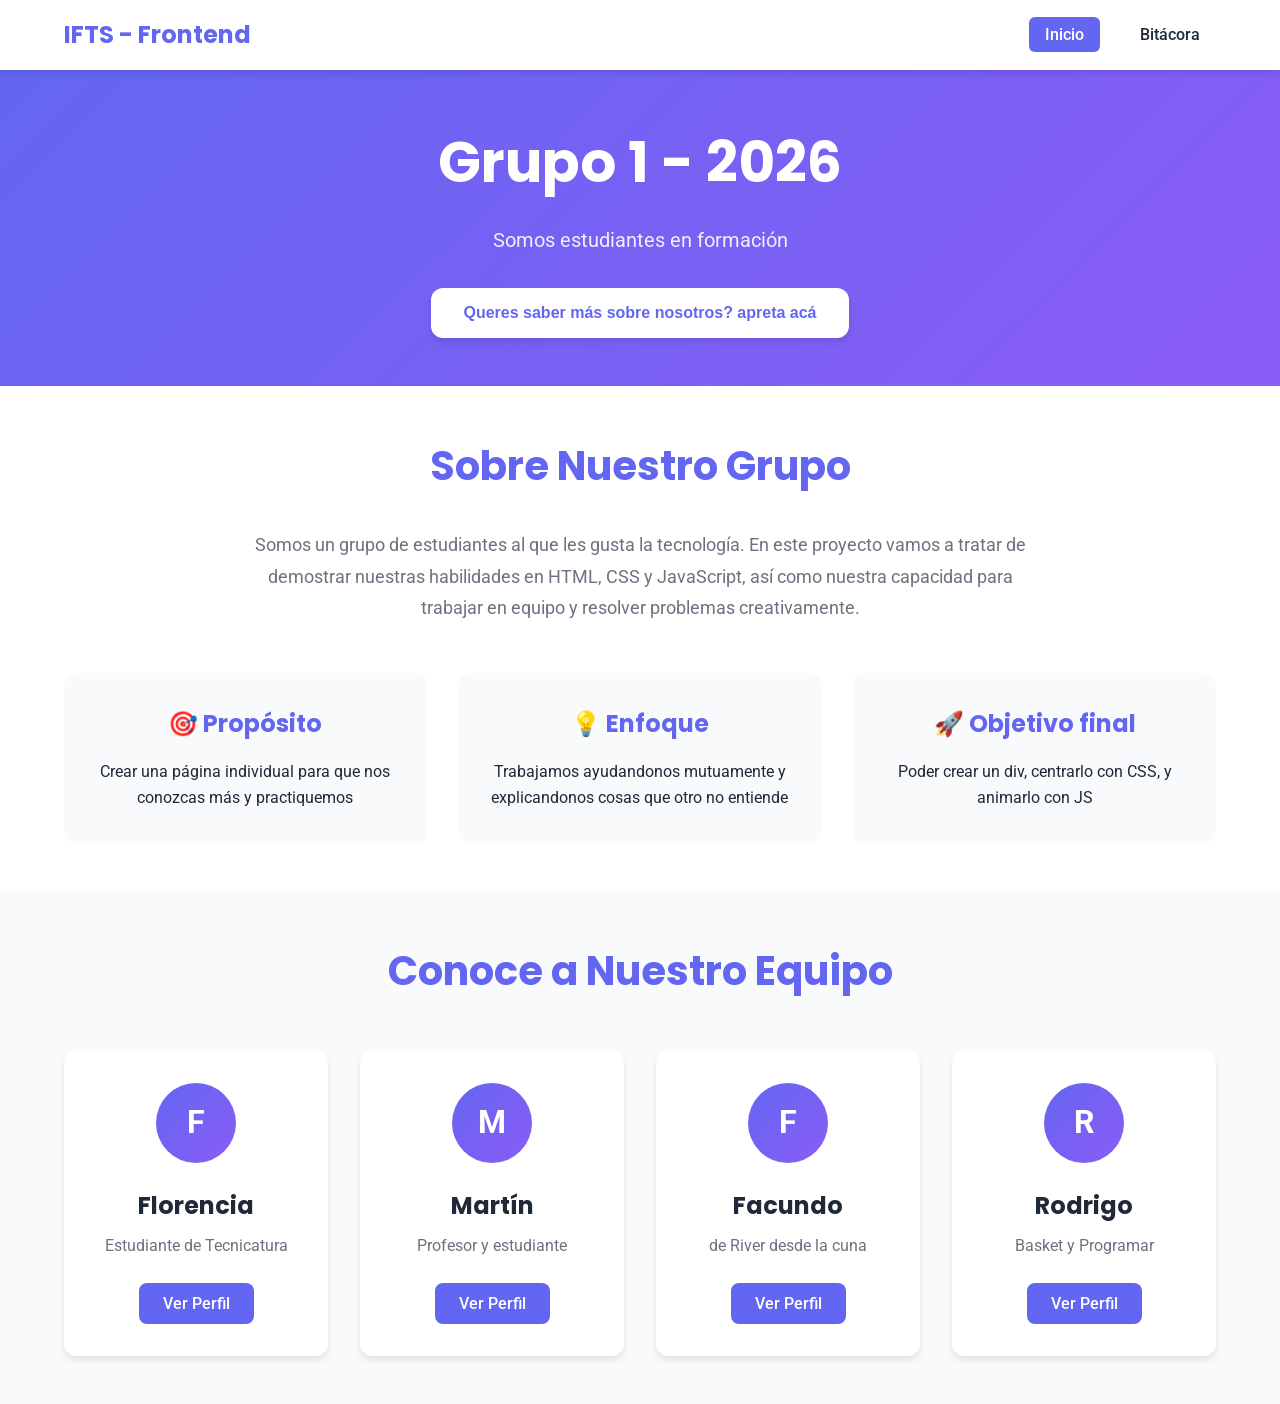
<file: src/index.html>
<!DOCTYPE html>
<html lang="es">
  <head>
    <meta charset="UTF-8" />
    <meta name="viewport" content="width=device-width, initial-scale=1.0" />
    <title>Equipo DevWeb - Trabajo Práctico</title>
    <link rel="stylesheet" href="css/styles.css" />
    <link rel="preconnect" href="https://fonts.googleapis.com" />
    <link rel="preconnect" href="https://fonts.gstatic.com" crossorigin />
    <link
      href="https://fonts.googleapis.com/css2?family=Poppins:wght@300;400;600;700&family=Roboto:wght@300;400;500&display=swap"
      rel="stylesheet"
    />
  </head>
  <body>
    <nav class="navbar">
      <div class="container">
        <h2 class="logo">IFTS - Frontend</h2>
        <ul class="nav-links">
          <li><a href="index.html" class="active">Inicio</a></li>
          <li><a href="bitacora.html">Bitácora</a></li>
        </ul>
      </div>
    </nav>

    <header class="hero">
      <div class="container">
        <h1 class="hero-title">Grupo 1 - 2026</h1>
        <p class="hero-subtitle">Somos estudiantes en formación</p>
        <button id="welcomeBtn" class="btn-primary">
          Queres saber más sobre nosotros? apreta acá
        </button>
        <p id="welcomeMessage" class="welcome-message hidden"></p>
      </div>
    </header>

    <section class="team-info">
      <div class="container">
        <h2>Sobre Nuestro Grupo</h2>
        <p class="team-description">
          Somos un grupo de estudiantes al que les gusta la tecnología. En este
          proyecto vamos a tratar de demostrar nuestras habilidades en HTML, CSS
          y JavaScript, así como nuestra capacidad para trabajar en equipo y
          resolver problemas creativamente.
        </p>
        <div class="team-values">
          <div class="value-card">
            <h3>🎯 Propósito</h3>
            <p>
              Crear una página individual para que nos conozcas más y
              practiquemos
            </p>
          </div>
          <div class="value-card">
            <h3>💡 Enfoque</h3>
            <p>
              Trabajamos ayudandonos mutuamente y explicandonos cosas que otro
              no entiende
            </p>
          </div>
          <div class="value-card">
            <h3>🚀 Objetivo final</h3>
            <p>Poder crear un div, centrarlo con CSS, y animarlo con JS</p>
          </div>
        </div>
      </div>
    </section>

    <section class="team-members">
      <div class="container">
        <h2>Conoce a Nuestro Equipo</h2>
        <div class="members-grid">
          <div class="member-card">
            <div class="member-icon">F</div>
            <h3>Florencia</h3>
            <p>Estudiante de Tecnicatura</p>
            <a href="integrantes/florencia/index.html" class="btn-secondary"
              >Ver Perfil</a
            >
          </div>
          <div class="member-card">
            <div class="member-icon">M</div>
            <h3>Martín</h3>
            <p>Profesor y estudiante</p>
            <a href="integrantes/martin/index.html" class="btn-secondary"
              >Ver Perfil</a
            >
          </div>
          <div class="member-card">
            <div class="member-icon">F</div>
            <h3>Facundo</h3>
            <p>de River desde la cuna</p>
            <a href="integrantes/facundo/index.html" class="btn-secondary"
              >Ver Perfil</a
            >
          </div>
          <div class="member-card">
            <div class="member-icon">R</div>
            <h3>Rodrigo</h3>
            <p>Basket y Programar</p>
            <a href="integrantes/rodrigo/index.html" class="btn-secondary"
              >Ver Perfil</a
            >
          </div>
        </div>
      </div>
    </section>

    <script src="js/main.js"></script>
  </body>
</html>
</file>
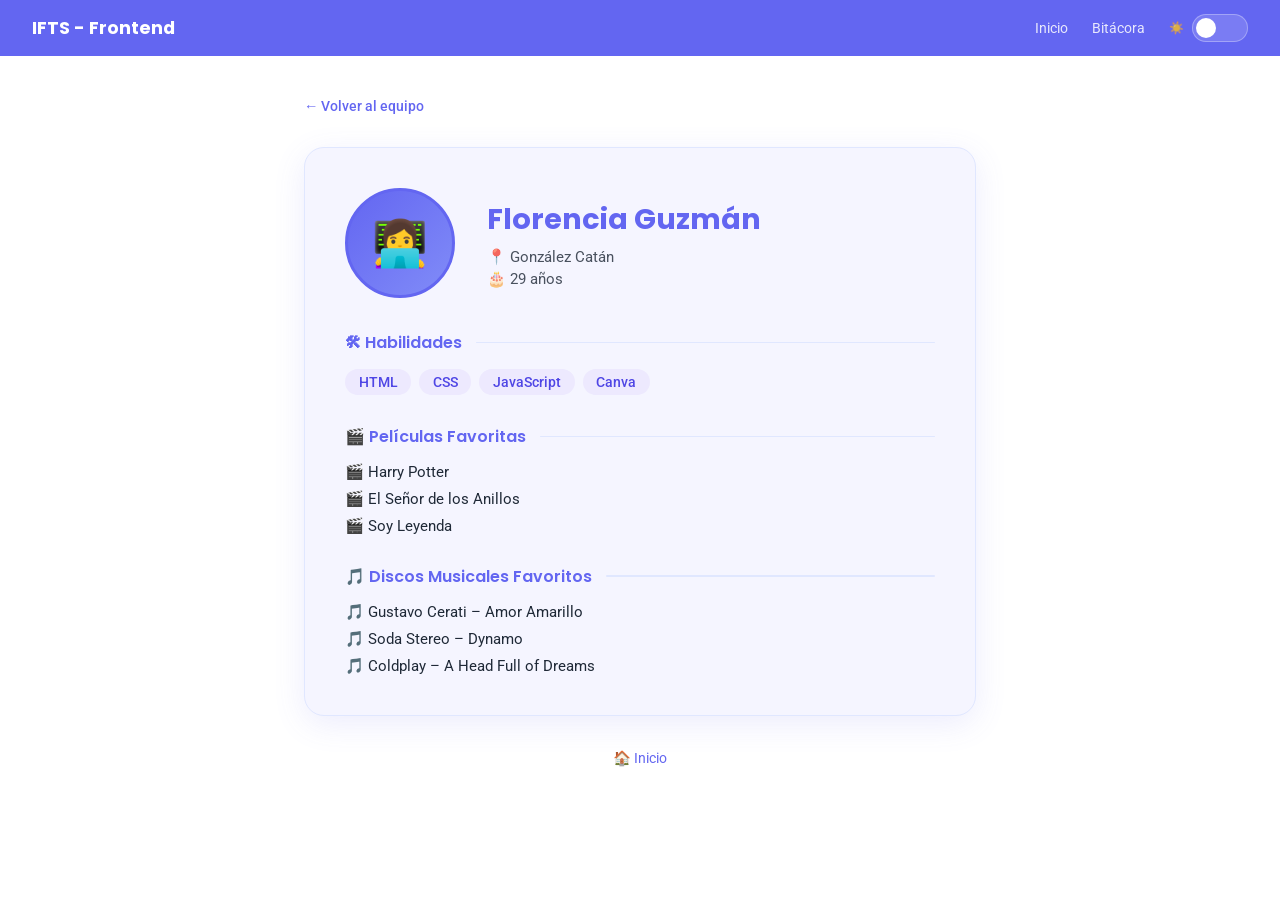
<file: src/integrantes/florencia/index.html>
<!DOCTYPE html>
<html lang="es" data-theme="light">
<head>
  <meta charset="UTF-8" />
  <meta name="viewport" content="width=device-width, initial-scale=1.0" />
  <title>Florencia Guzmán - Perfil</title>
  <link href="https://fonts.googleapis.com/css2?family=Poppins:wght@400;600;700&family=Roboto:wght@400;500&display=swap" rel="stylesheet" />
  <style>
    /* ── Variables de tema ── */
    :root[data-theme="light"] {
      --bg:         #ffffff;
      --bg-card:    #f5f5ff;
      --text:       #6366f1;
      --text-body:  #1f2937;
      --accent:     #6366f1;
      --accent-fg:  #ffffff;
      --badge-bg:   #ede9fe;
      --badge-text: #4f46e5;
      --nav-bg:     #6366f1;
      --nav-text:   #ffffff;
      --border:     #e0e7ff;
      --shadow:     rgba(99,102,241,0.12);
    }
    :root[data-theme="dark"] {
      --bg:         #0f0f1a;
      --bg-card:    #1a1a2e;
      --text:       #a5b4fc;
      --text-body:  #e2e8f0;
      --accent:     #818cf8;
      --accent-fg:  #0f0f1a;
      --badge-bg:   #312e81;
      --badge-text: #c7d2fe;
      --nav-bg:     #1e1b4b;
      --nav-text:   #c7d2fe;
      --border:     #312e81;
      --shadow:     rgba(0,0,0,0.4);
    }

    /* ── Reset & Base ── */
    *, *::before, *::after { box-sizing: border-box; margin: 0; padding: 0; }
    body {
      font-family: 'Roboto', sans-serif;
      background: var(--bg);
      color: var(--text-body);
      min-height: 100vh;
      transition: background 0.35s, color 0.35s;
    }

    /* ── Nav ── */
    nav {
      background: var(--nav-bg);
      padding: 0 2rem;
      display: flex;
      align-items: center;
      justify-content: space-between;
      height: 56px;
      transition: background 0.35s;
    }
    .nav-brand {
      font-family: 'Poppins', sans-serif;
      font-weight: 700;
      color: var(--nav-text);
      font-size: 1.1rem;
      text-decoration: none;
    }
    .nav-links { display: flex; gap: 1.5rem; align-items: center; }
    .nav-links a {
      color: var(--nav-text);
      text-decoration: none;
      font-size: 0.9rem;
      opacity: 0.85;
      transition: opacity 0.2s;
    }
    .nav-links a:hover { opacity: 1; }

    /* ── Toggle de tema ── */
    .theme-toggle {
      background: rgba(255,255,255,0.15);
      border: 1.5px solid rgba(255,255,255,0.3);
      border-radius: 50px;
      width: 56px;
      height: 28px;
      cursor: pointer;
      position: relative;
      transition: background 0.35s;
      flex-shrink: 0;
    }
    .theme-toggle::before {
      content: '';
      position: absolute;
      top: 3px; left: 3px;
      width: 20px; height: 20px;
      border-radius: 50%;
      background: #fff;
      transition: transform 0.35s cubic-bezier(.4,0,.2,1), background 0.35s;
    }
    [data-theme="dark"] .theme-toggle::before {
      transform: translateX(28px);
      background: #818cf8;
    }
    .toggle-label {
      font-size: 0.75rem;
      color: var(--nav-text);
      opacity: 0.8;
      white-space: nowrap;
    }
    .toggle-wrap {
      display: flex;
      align-items: center;
      gap: 0.5rem;
    }

    /* ── Layout ── */
    .container {
      max-width: 720px;
      margin: 0 auto;
      padding: 2.5rem 1.5rem 4rem;
    }

    .back-link {
      display: inline-flex;
      align-items: center;
      gap: 0.4rem;
      color: var(--accent);
      text-decoration: none;
      font-size: 0.9rem;
      font-weight: 500;
      margin-bottom: 2rem;
      transition: gap 0.2s;
    }
    .back-link:hover { gap: 0.7rem; }

    /* ── Card principal ── */
    .card {
      background: var(--bg-card);
      border: 1.5px solid var(--border);
      border-radius: 20px;
      padding: 2.5rem;
      box-shadow: 0 8px 32px var(--shadow);
      transition: background 0.35s, border-color 0.35s, box-shadow 0.35s;
    }

    /* ── Header del perfil ── */
    .profile-header {
      display: flex;
      align-items: center;
      gap: 2rem;
      margin-bottom: 2rem;
      flex-wrap: wrap;
    }
    .avatar-wrap {
      position: relative;
      flex-shrink: 0;
    }
    .avatar-wrap img {
      width: 110px;
      height: 110px;
      border-radius: 50%;
      object-fit: cover;
      border: 3px solid var(--accent);
      display: block;
    }
    .avatar-placeholder {
      width: 110px;
      height: 110px;
      border-radius: 50%;
      background: linear-gradient(135deg, #6366f1, #818cf8);
      display: flex;
      align-items: center;
      justify-content: center;
      font-size: 2.8rem;
      border: 3px solid var(--accent);
    }
    .profile-info h1 {
      font-family: 'Poppins', sans-serif;
      font-size: 1.8rem;
      font-weight: 700;
      color: var(--text);
      margin-bottom: 0.4rem;
    }
    .meta {
      display: flex;
      flex-direction: column;
      gap: 0.25rem;
    }
    .meta span {
      font-size: 0.95rem;
      color: var(--text-body);
      opacity: 0.8;
    }

    /* ── Secciones ── */
    .section {
      margin-top: 1.8rem;
    }
    .section h2 {
      font-family: 'Poppins', sans-serif;
      font-size: 1rem;
      font-weight: 600;
      color: var(--text);
      margin-bottom: 0.9rem;
      display: flex;
      align-items: center;
      gap: 0.4rem;
    }
    .section h2::after {
      content: '';
      flex: 1;
      height: 1.5px;
      background: var(--border);
      margin-left: 0.5rem;
      border-radius: 2px;
    }

    /* Badges de habilidades */
    .badges {
      display: flex;
      flex-wrap: wrap;
      gap: 0.5rem;
    }
    .badge {
      background: var(--badge-bg);
      color: var(--badge-text);
      padding: 0.3rem 0.85rem;
      border-radius: 50px;
      font-size: 0.85rem;
      font-weight: 500;
      transition: transform 0.15s, background 0.35s;
    }
    .badge:hover { transform: translateY(-2px); }

    /* Listas */
    .list { list-style: none; display: flex; flex-direction: column; gap: 0.55rem; }
    .list li {
      font-size: 0.95rem;
      color: var(--text-body);
      display: flex;
      align-items: center;
      gap: 0.5rem;
    }

    /* ── Footer ── */
    footer {
      text-align: center;
      margin-top: 2rem;
    }
    footer a {
      color: var(--accent);
      text-decoration: none;
      font-size: 0.9rem;
    }

    /* ── Animación entrada ── */
    .card { animation: fadeUp 0.5s ease both; }
    @keyframes fadeUp {
      from { opacity: 0; transform: translateY(18px); }
      to   { opacity: 1; transform: translateY(0); }
    }

    @media (max-width: 500px) {
      .profile-header { flex-direction: column; align-items: flex-start; }
      .card { padding: 1.5rem; }
    }
  </style>
</head>
<body>

  <nav>
    <a class="nav-brand" href="../../index.html">IFTS - Frontend</a>
    <div class="nav-links">
      <a href="../../index.html">Inicio</a>
      <a href="../../bitacora.html">Bitácora</a>
      <div class="toggle-wrap">
        <span class="toggle-label" id="toggle-label">☀️</span>
        <button class="theme-toggle" id="themeToggle" aria-label="Cambiar tema"></button>
      </div>
    </div>
  </nav>

  <div class="container">

    <a class="back-link" href="../../index.html">← Volver al equipo</a>

    <div class="card">

      <!-- Header -->
      <div class="profile-header">
        <div class="avatar-wrap">
          <!-- Si tenés una foto, reemplazá este div por: <img src="../../img/florencia.jpg" alt="Foto de Florencia"> -->
          <div class="avatar-placeholder">👩‍💻</div>
        </div>
        <div class="profile-info">
          <h1>Florencia Guzmán</h1>
          <div class="meta">
            <span>📍 González Catán</span>
            <span>🎂 29 años</span>
          </div>
        </div>
      </div>

      <!-- Habilidades -->
      <div class="section">
        <h2>🛠 Habilidades</h2>
        <div class="badges">
          <span class="badge">HTML</span>
          <span class="badge">CSS</span>
          <span class="badge">JavaScript</span>
          <span class="badge">Canva</span>
        </div>
      </div>

      <!-- Películas -->
      <div class="section">
        <h2>🎬 Películas Favoritas</h2>
        <ul class="list">
          <li>🎬 Harry Potter</li>
          <li>🎬 El Señor de los Anillos</li>
          <li>🎬 Soy Leyenda</li>
        </ul>
      </div>

      <!-- Discos -->
      <div class="section">
        <h2>🎵 Discos Musicales Favoritos</h2>
        <ul class="list">
          <li>🎵 Gustavo Cerati – Amor Amarillo</li>
          <li>🎵 Soda Stereo – Dynamo</li>
          <li>🎵 Coldplay – A Head Full of Dreams</li>
        </ul>
      </div>

    </div><!-- /card -->

    <footer>
      <a href="../../index.html">🏠 Inicio</a>
    </footer>

  </div><!-- /container -->

  <script>
    const toggle = document.getElementById('themeToggle');
    const label  = document.getElementById('toggle-label');
    const html   = document.documentElement;

    toggle.addEventListener('click', () => {
      const isDark = html.getAttribute('data-theme') === 'dark';
      html.setAttribute('data-theme', isDark ? 'light' : 'dark');
      label.textContent = isDark ? '☀️' : '🌙';
    });
  </script>

</body>
</html>
</file>
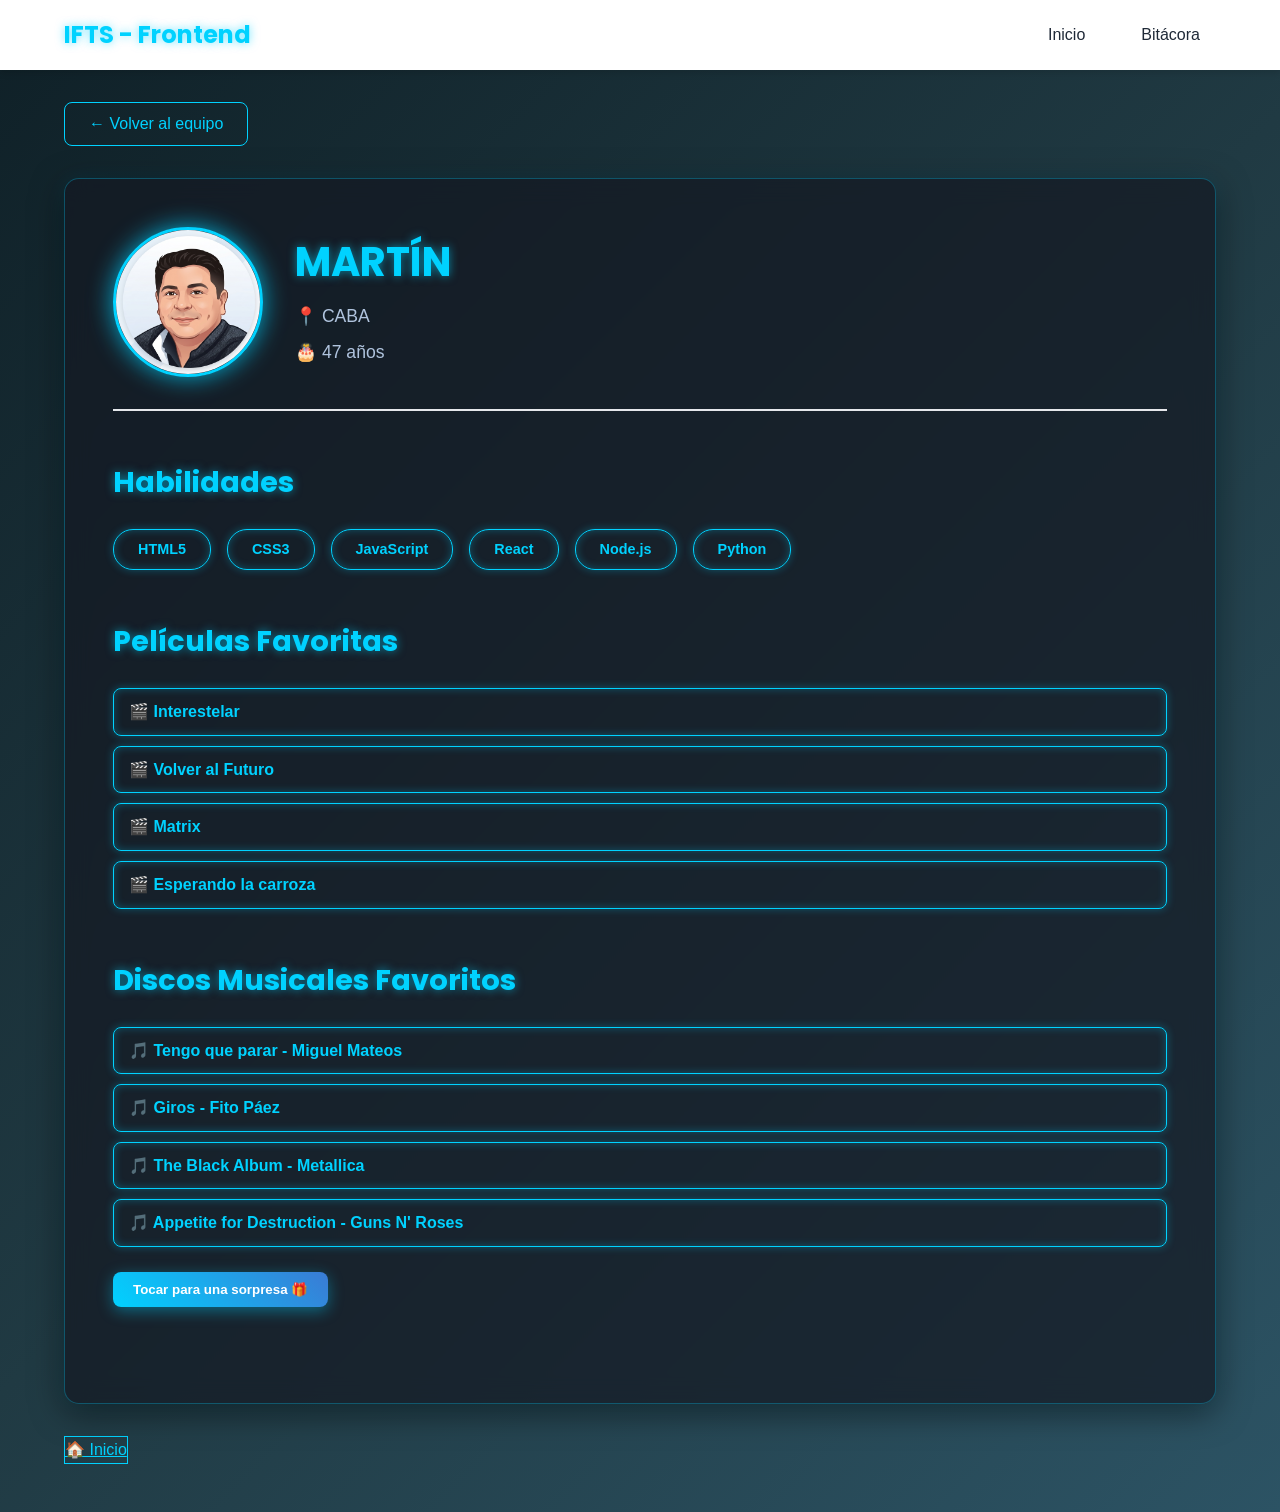
<file: src/integrantes/martin/index.html>
<!DOCTYPE html>
<html lang="es">
  <head>
    <meta charset="UTF-8" />
    <meta name="viewport" content="width=device-width, initial-scale=1.0" />
    <title>Martín - Perfil Premium</title>
    <link rel="stylesheet" href="../../css/styles.css" />
    <link rel="preconnect" href="https://fonts.googleapis.com" />
    <link rel="preconnect" href="https://fonts.gstatic.com" crossorigin />
    <link href="https://fonts.googleapis.com/css2?family=Poppins:wght@300;400;600;700&display=swap" rel="stylesheet" />
    
    <style>
      /* Fondo oscuro degradado moderno */
      body {
        background: linear-gradient(135deg, #0f2027, #203a43, #2c5364) !important;
        color: #e0e0e0 !important;
      }
      
      /* Tarjeta estilo Glassmorphism (Vidrio translúcido) */
      .profile-card {
        background: rgba(20, 25, 35, 0.7) !important;
        backdrop-filter: blur(12px) !important;
        -webkit-backdrop-filter: blur(12px) !important;
        border: 1px solid rgba(0, 210, 255, 0.3) !important;
        box-shadow: 0 8px 32px 0 rgba(0, 0, 0, 0.5), 0 0 20px rgba(0, 210, 255, 0.1) !important;
        color: #ffffff !important;
        border-radius: 15px !important;
      }

      /* Títulos y textos con brillo Neón Cyan */
      .profile-name, h2 {
        color: #00d2ff !important;
        text-shadow: 0 0 10px rgba(0, 210, 255, 0.6) !important;
        border-bottom-color: rgba(0, 210, 255, 0.2) !important;
      }
      .profile-location, .profile-age {
        color: #b0c4de !important;
      }

      /* Foto de perfil con resplandor 3D */
      .profile-photo {
        border: 3px solid #00d2ff !important;
        box-shadow: 0 0 25px rgba(0, 210, 255, 0.8) !important;
        transition: transform 0.3s ease !important;
      }
      .profile-photo:hover {
        transform: scale(1.05) !important;
      }

      /* Etiquetas de habilidades estilo Cyberpunk */
      .skill-tag {
        background: transparent !important;
        color: #00d2ff !important;
        border: 1px solid #00d2ff !important;
        box-shadow: 0 0 8px rgba(0, 210, 255, 0.3) inset, 0 0 8px rgba(0, 210, 255, 0.3) !important;
        font-weight: bold !important;
        transition: all 0.3s ease !important;
      }
      .skill-tag:hover {
        background: #00d2ff !important;
        color: #000 !important;
        box-shadow: 0 0 15px #00d2ff inset, 0 0 15px #00d2ff !important;
        transform: translateY(-3px) !important;
      }

      /* Listas de películas y música con efecto Neón */
      .favorites-list li {
        background: transparent !important;
        color: #00d2ff !important;
        border: 1px solid #00d2ff !important;
        box-shadow: 0 0 8px rgba(0, 210, 255, 0.3) inset, 0 0 8px rgba(0, 210, 255, 0.3) !important;
        border-radius: 8px !important;
        padding: 10px 15px !important;
        margin-bottom: 10px !important;
        list-style: none !important;
        transition: all 0.3s ease !important;
        font-weight: bold !important;
      }
      .favorites-list li:hover {
        background: #00d2ff !important;
        color: #000 !important;
        box-shadow: 0 0 15px #00d2ff inset, 0 0 15px #00d2ff !important;
        transform: translateX(8px) !important; /* Se mueve un poco a la derecha al pasar el mouse */
      }

      /* Botones de navegación */
      .btn-back, .btn-home {
        background: transparent !important;
        color: #00d2ff !important;
        border: 1px solid #00d2ff !important;
        transition: all 0.3s !important;
      }
      .btn-back:hover, .btn-home:hover {
        background: #00d2ff !important;
        color: #000 !important;
        box-shadow: 0 0 15px #00d2ff !important;
      }
      
      /* Botón secreto animado */
      #btn-secreto {
        background: linear-gradient(45deg, #00d2ff, #3a7bd5) !important;
        color: white !important;
        border: none !important;
        box-shadow: 0 4px 15px rgba(0, 210, 255, 0.4) !important;
        transition: transform 0.2s !important;
        margin-top: 15px; 
        padding: 10px 20px; 
        cursor: pointer; 
        border-radius: 8px; 
        font-weight: bold;
      }
      #btn-secreto:hover {
        transform: scale(1.05) !important;
      }
      #disco-secreto {
        color: #00d2ff !important;
        text-shadow: 0 0 5px rgba(0,210,255,0.5) !important;
        display: none; 
        font-style: italic; 
        margin-top: 10px;
      }
    </style>
  </head>
  <body>
    <nav class="navbar">
      <div class="container">
        <h2 class="logo">IFTS - Frontend</h2>
        <ul class="nav-links">
          <li><a href="../../index.html">Inicio</a></li>
          <li><a href="../../bitacora.html">Bitácora</a></li>
        </ul>
      </div>
    </nav>

    <div class="profile-container">
      <div class="container">
        <div class="back-navigation">
          <a href="../../index.html" class="btn-back">← Volver al equipo</a>
        </div>

        <div class="profile-card">
          <div class="profile-header">
            <img
              src="../../img/MartinAvatar.png"
              alt="Foto de Martin"
              class="profile-photo"
              id="profilePhoto"
            />
            <div class="profile-info-header">
              <h1 class="profile-name">MARTÍN</h1>
              <p class="profile-location">📍 CABA</p>
              <p class="profile-age">🎂 47 años</p>
            </div>
          </div>

          <div class="profile-section">
            <h2>Habilidades</h2>
            <div class="skills-container">
              <span class="skill-tag">HTML5</span>
              <span class="skill-tag">CSS3</span>
              <span class="skill-tag">JavaScript</span>
              <span class="skill-tag">React</span>
              <span class="skill-tag">Node.js</span>
              <span class="skill-tag">Python</span>
            </div>
          </div>

          <div class="profile-section">
            <h2>Películas Favoritas</h2>
            <ul class="favorites-list">
              <li>🎬 Interestelar</li>
              <li>🎬 Volver al Futuro</li>
              <li>🎬 Matrix</li>
              <li>🎬 Esperando la carroza</li>
            </ul>
          </div>

          <div class="profile-section">
            <h2>Discos Musicales Favoritos</h2>
            <ul class="favorites-list">
              <li>🎵 Tengo que parar - Miguel Mateos</li>
              <li>🎵 Giros - Fito Páez</li>
              <li>🎵 The Black Album - Metallica</li>
              <li>🎵 Appetite for Destruction - Guns N' Roses</li>
            </ul>
            
            <button id="btn-secreto" onclick="revelarDiscoSecreto()">Tocar para una sorpresa 🎁</button>
            <p id="disco-secreto">
              🎵 Disco secreto: "Sueño Stereo" - Soda Stereo
            </p>
          </div>
        </div>

        <div class="navigation-buttons">
          <a href="../../index.html" class="btn-home">🏠 Inicio</a>
        </div>
      </div>
    </div>

    <script>
        function revelarDiscoSecreto() {
            var secreto = document.getElementById("disco-secreto");
            var boton = document.getElementById("btn-secreto");
            if (secreto.style.display === "none" || secreto.style.display === "") {
                secreto.style.display = "block";
                boton.innerText = "Ocultar sorpresa 🙈";
            } else {
                secreto.style.display = "none";
                boton.innerText = "Tocar para una sorpresa 🎁";
            }
        }
    </script>
  </body>
</html>
</file>
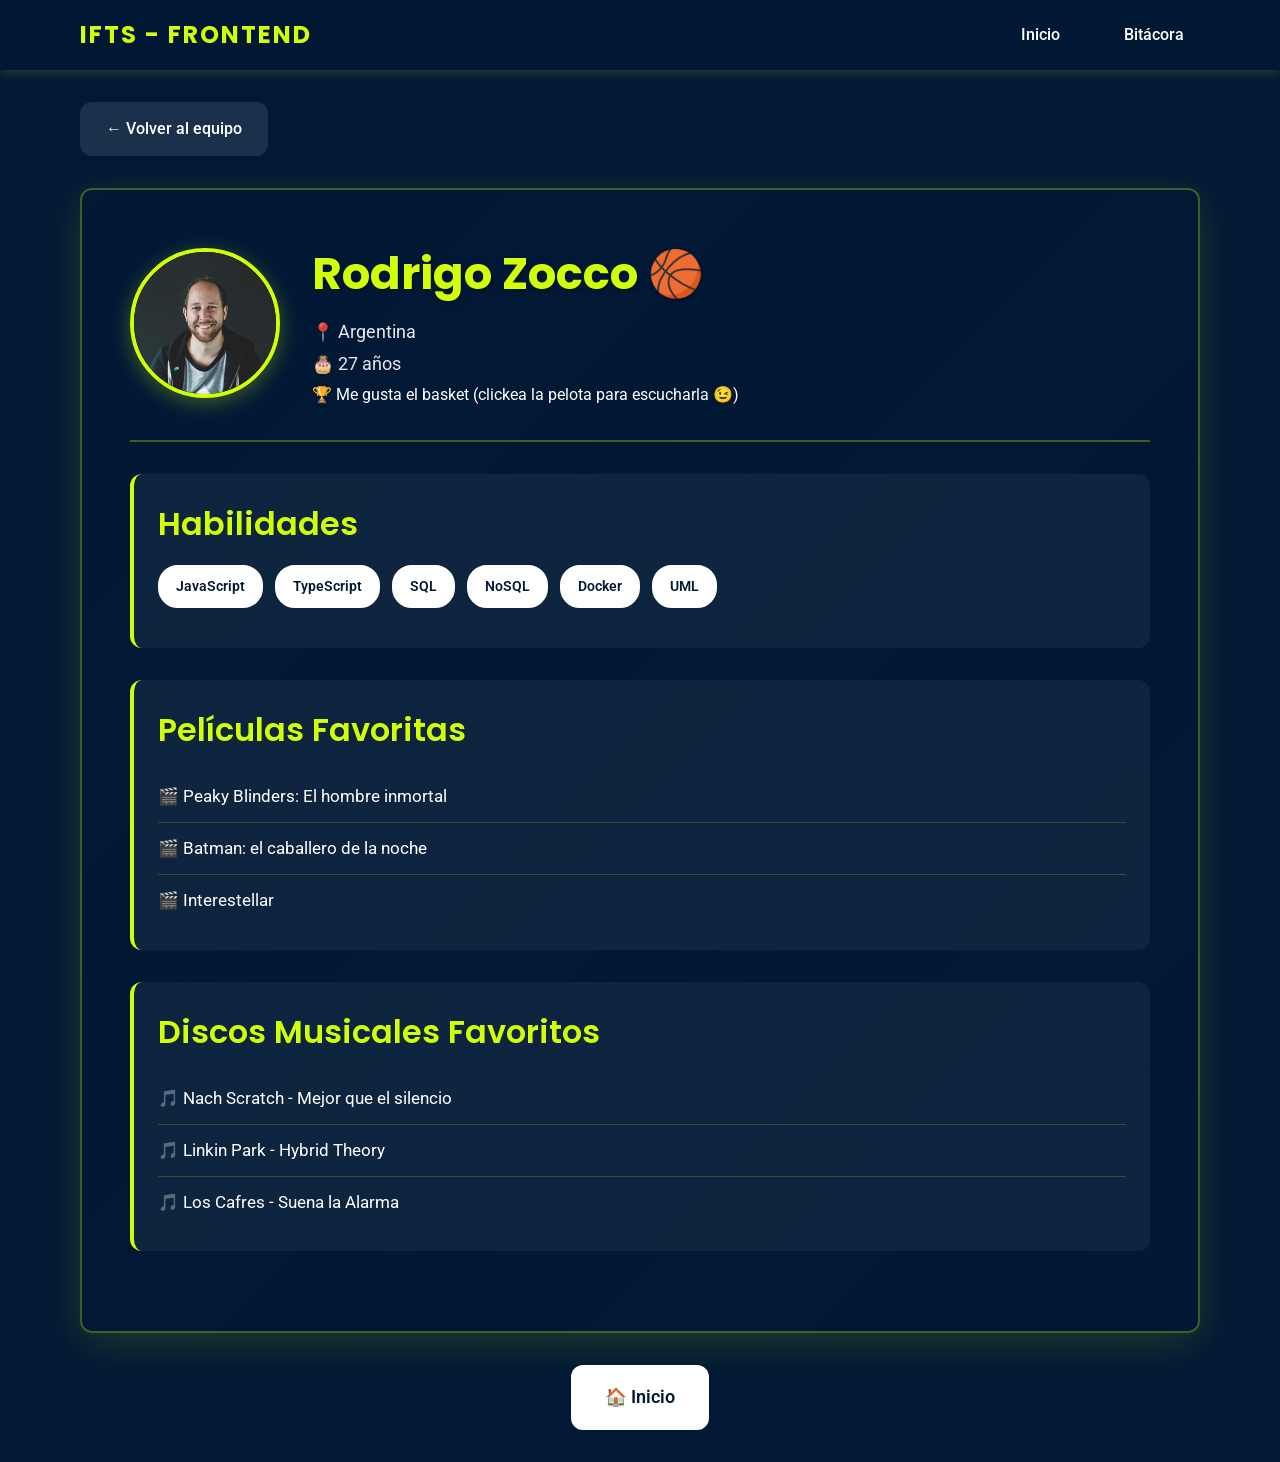
<file: src/integrantes/rodrigo/index.html>
<!DOCTYPE html>
<html lang="es">
  <head>
    <meta charset="UTF-8" />
    <meta name="viewport" content="width=device-width, initial-scale=1.0" />
    <title>Rodrigo Zocco - Perfil</title>
    <link rel="stylesheet" href="../../css/rodrigo-styles.css" />
    <link rel="preconnect" href="https://fonts.googleapis.com" />
    <link rel="preconnect" href="https://fonts.gstatic.com" crossorigin />
    <link
      href="https://fonts.googleapis.com/css2?family=Poppins:wght@300;400;600;700&family=Roboto:wght@300;400;500&display=swap"
      rel="stylesheet"
    />
  </head>
  <body>
    <nav class="navbar">
      <div class="container">
        <h2 class="logo">IFTS - Frontend</h2>
        <ul class="nav-links">
          <li><a href="../../index.html">Inicio</a></li>
          <li><a href="../../bitacora.html">Bitácora</a></li>
        </ul>
      </div>
    </nav>

    <div class="profile-container">
      <div class="container">
        <div class="back-navigation">
          <a href="../../index.html" class="btn-back">← Volver al equipo</a>
        </div>

        <div class="profile-card">
          <div class="profile-header">
            <img
              src="../../img/rodrigo.jpg"
              alt="Foto de Rodrigo"
              class="profile-photo"
              id="profilePhoto"
            />
            <div class="profile-info-header">
              <audio
                id="pelotaSonido"
                src="../../assets/pelota-pica.mp3"
              ></audio>
              <h1 class="profile-name">
                Rodrigo Zocco <span id="pelota-basket">🏀</span>
              </h1>
              <p class="profile-location">📍 Argentina</p>
              <p class="profile-age">🎂 27 años</p>
              <p>
                🏆 Me gusta el basket (clickea la pelota para escucharla 😉)
              </p>
            </div>
          </div>

          <div class="profile-section">
            <h2>Habilidades</h2>
            <div class="skills-container">
              <span class="skill-tag">JavaScript</span>
              <span class="skill-tag">TypeScript</span>
              <span class="skill-tag">SQL</span>
              <span class="skill-tag">NoSQL</span>
              <span class="skill-tag">Docker</span>
              <span class="skill-tag">UML</span>
            </div>
          </div>

          <div class="profile-section">
            <h2>Películas Favoritas</h2>
            <ul class="favorites-list">
              <li>🎬 Peaky Blinders: El hombre inmortal</li>
              <li>🎬 Batman: el caballero de la noche</li>
              <li>🎬 Interestellar</li>
            </ul>
          </div>

          <div class="profile-section">
            <h2>Discos Musicales Favoritos</h2>
            <ul class="favorites-list">
              <li>🎵 Nach Scratch - Mejor que el silencio</li>
              <li>🎵 Linkin Park - Hybrid Theory</li>
              <li>🎵 Los Cafres - Suena la Alarma</li>
            </ul>
          </div>
        </div>

        <div class="navigation-buttons">
          <a href="../../index.html" class="btn-nav btn-home">🏠 Inicio</a>
        </div>
      </div>
    </div>

    <script src="../../js/rodrigo.js"></script>
  </body>
</html>
</file>
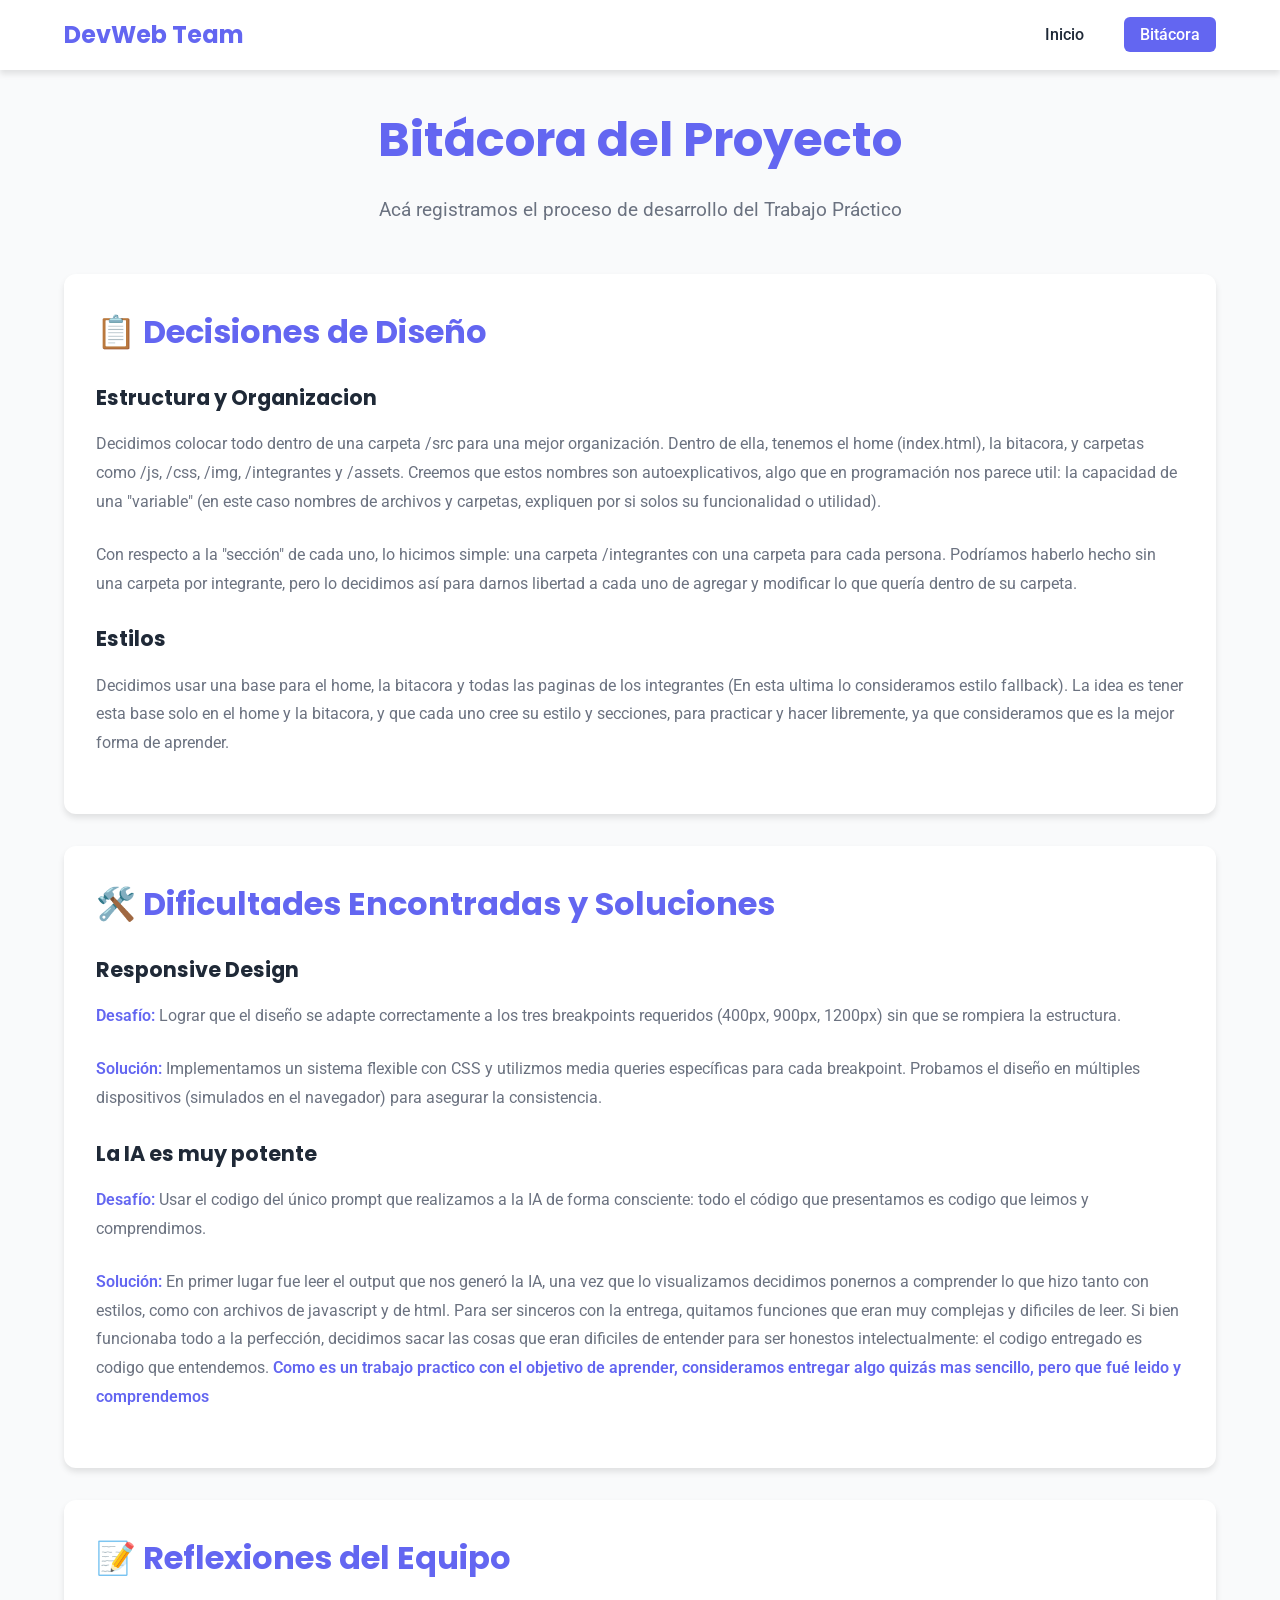
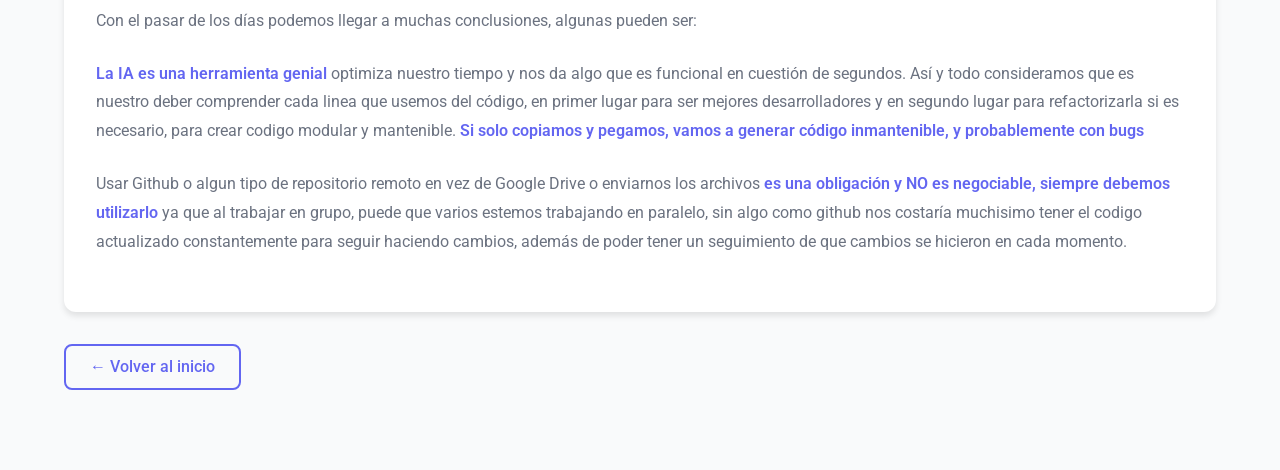
<file: src/bitacora.html>
<!DOCTYPE html>
<html lang="es">
  <head>
    <meta charset="UTF-8" />
    <meta name="viewport" content="width=device-width, initial-scale=1.0" />
    <title>Bitácora del Proyecto</title>
    <link rel="stylesheet" href="css/styles.css" />
    <link rel="preconnect" href="https://fonts.googleapis.com" />
    <link rel="preconnect" href="https://fonts.gstatic.com" crossorigin />
    <link
      href="https://fonts.googleapis.com/css2?family=Poppins:wght@300;400;600;700&family=Roboto:wght@300;400;500&display=swap"
      rel="stylesheet"
    />
  </head>
  <body>
    <nav class="navbar">
      <div class="container">
        <h2 class="logo">DevWeb Team</h2>
        <ul class="nav-links">
          <li><a href="index.html">Inicio</a></li>
          <li><a href="bitacora.html" class="active">Bitácora</a></li>
        </ul>
      </div>
    </nav>

    <div class="bitacora-container">
      <div class="container">
        <h1 class="page-title">Bitácora del Proyecto</h1>
        <p class="page-subtitle">
          Acá registramos el proceso de desarrollo del Trabajo Práctico
        </p>

        <div class="bitacora-section">
          <h2>📋 Decisiones de Diseño</h2>
          <div class="bitacora-content">
            <h3>Estructura y Organizacion</h3>
            <p>
              Decidimos colocar todo dentro de una carpeta /src para una mejor
              organización. Dentro de ella, tenemos el home (index.html), la
              bitacora, y carpetas como /js, /css, /img, /integrantes y /assets.
              Creemos que estos nombres son autoexplicativos, algo que en
              programación nos parece util: la capacidad de una "variable" (en
              este caso nombres de archivos y carpetas, expliquen por si solos
              su funcionalidad o utilidad).
            </p>
            <p>
              Con respecto a la "sección" de cada uno, lo hicimos simple: una
              carpeta /integrantes con una carpeta para cada persona. Podríamos
              haberlo hecho sin una carpeta por integrante, pero lo decidimos
              así para darnos libertad a cada uno de agregar y modificar lo que
              quería dentro de su carpeta.
            </p>

            <h3>Estilos</h3>
            <p>
              Decidimos usar una base para el home, la bitacora y todas las
              paginas de los integrantes (En esta ultima lo consideramos estilo
              fallback). La idea es tener esta base solo en el home y la
              bitacora, y que cada uno cree su estilo y secciones, para
              practicar y hacer libremente, ya que consideramos que es la mejor
              forma de aprender.
            </p>
          </div>
        </div>

        <div class="bitacora-section">
          <h2>🛠️ Dificultades Encontradas y Soluciones</h2>
          <div class="bitacora-content">
            <h3>Responsive Design</h3>
            <p>
              <strong>Desafío:</strong> Lograr que el diseño se adapte
              correctamente a los tres breakpoints requeridos (400px, 900px,
              1200px) sin que se rompiera la estructura.
            </p>
            <p>
              <strong>Solución:</strong> Implementamos un sistema flexible con
              CSS y utilizmos media queries específicas para cada breakpoint.
              Probamos el diseño en múltiples dispositivos (simulados en el
              navegador) para asegurar la consistencia.
            </p>

            <h3>La IA es muy potente</h3>
            <p>
              <strong>Desafío:</strong> Usar el codigo del único prompt que
              realizamos a la IA de forma consciente: todo el código que
              presentamos es codigo que leimos y comprendimos.
            </p>
            <p>
              <strong>Solución:</strong> En primer lugar fue leer el output que
              nos generó la IA, una vez que lo visualizamos decidimos ponernos a
              comprender lo que hizo tanto con estilos, como con archivos de
              javascript y de html. Para ser sinceros con la entrega, quitamos
              funciones que eran muy complejas y dificiles de leer. Si bien
              funcionaba todo a la perfección, decidimos sacar las cosas que
              eran dificiles de entender para ser honestos intelectualmente: el
              codigo entregado es codigo que entendemos.
              <strong
                >Como es un trabajo practico con el objetivo de aprender,
                consideramos entregar algo quizás mas sencillo, pero que fué
                leido y comprendemos</strong
              >
            </p>
          </div>
        </div>

        <div class="bitacora-section">
          <h2>📝 Reflexiones del Equipo</h2>
          <div class="bitacora-content">
            <p>
              Con el pasar de los días podemos llegar a muchas conclusiones,
              algunas pueden ser:
            </p>
            <p>
              <strong>La IA es una herramienta genial</strong>
              optimiza nuestro tiempo y nos da algo que es funcional en cuestión
              de segundos. Así y todo consideramos que es nuestro deber
              comprender cada linea que usemos del código, en primer lugar para
              ser mejores desarrolladores y en segundo lugar para refactorizarla
              si es necesario, para crear codigo modular y mantenible.
              <strong
                >Si solo copiamos y pegamos, vamos a generar código
                inmantenible, y probablemente con bugs</strong
              >
            </p>
            <p>
              Usar Github o algun tipo de repositorio remoto en vez de Google
              Drive o enviarnos los archivos
              <strong
                >es una obligación y NO es negociable, siempre debemos
                utilizarlo</strong
              >
              ya que al trabajar en grupo, puede que varios estemos trabajando
              en paralelo, sin algo como github nos costaría muchisimo tener el
              codigo actualizado constantemente para seguir haciendo cambios,
              además de poder tener un seguimiento de que cambios se hicieron en
              cada momento.
            </p>
          </div>
        </div>

        <div class="back-navigation">
          <a href="index.html" class="btn-back">← Volver al inicio</a>
        </div>
      </div>
    </div>
  </body>
</html>
</file>
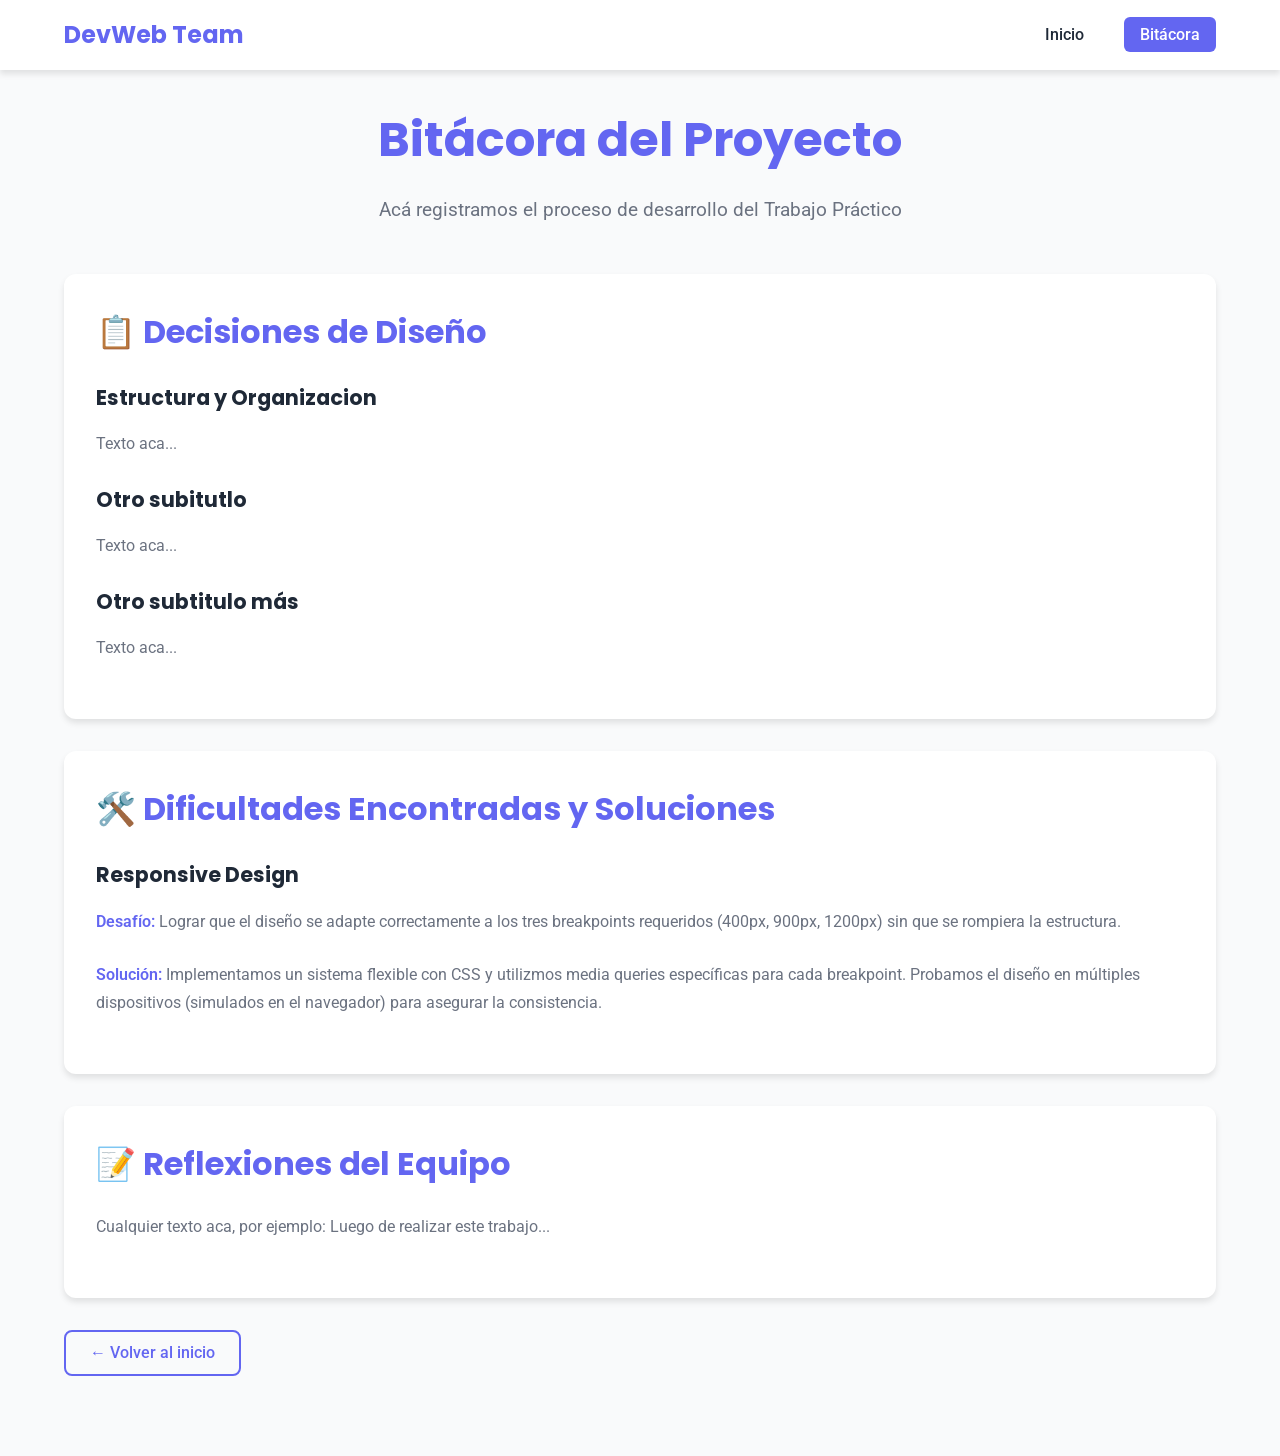
<file: src/bitacora/bitacora.html>
<!DOCTYPE html>
<html lang="es">
  <head>
    <meta charset="UTF-8" />
    <meta name="viewport" content="width=device-width, initial-scale=1.0" />
    <title>Bitácora del Proyecto</title>
    <link rel="stylesheet" href="../css/styles.css" />
    <link rel="preconnect" href="https://fonts.googleapis.com" />
    <link rel="preconnect" href="https://fonts.gstatic.com" crossorigin />
    <link
      href="https://fonts.googleapis.com/css2?family=Poppins:wght@300;400;600;700&family=Roboto:wght@300;400;500&display=swap"
      rel="stylesheet"
    />
  </head>
  <body>
    <nav class="navbar">
      <div class="container">
        <h2 class="logo">DevWeb Team</h2>
        <ul class="nav-links">
          <li><a href="../index.html">Inicio</a></li>
          <li><a href="bitacora.html" class="active">Bitácora</a></li>
        </ul>
      </div>
    </nav>

    <div class="bitacora-container">
      <div class="container">
        <h1 class="page-title">Bitácora del Proyecto</h1>
        <p class="page-subtitle">
          Acá registramos el proceso de desarrollo del Trabajo Práctico
        </p>

        <div class="bitacora-section">
          <h2>📋 Decisiones de Diseño</h2>
          <div class="bitacora-content">
            <h3>Estructura y Organizacion</h3>
            <p>Texto aca...</p>

            <h3>Otro subitutlo</h3>
            <p>Texto aca...</p>

            <h3>Otro subtitulo más</h3>
            <p>Texto aca...</p>
          </div>
        </div>

        <div class="bitacora-section">
          <h2>🛠️ Dificultades Encontradas y Soluciones</h2>
          <div class="bitacora-content">
            <h3>Responsive Design</h3>
            <p>
              <strong>Desafío:</strong> Lograr que el diseño se adapte
              correctamente a los tres breakpoints requeridos (400px, 900px,
              1200px) sin que se rompiera la estructura.
            </p>
            <p>
              <strong>Solución:</strong> Implementamos un sistema flexible con
              CSS y utilizmos media queries específicas para cada breakpoint.
              Probamos el diseño en múltiples dispositivos (simulados en el
              navegador) para asegurar la consistencia.
            </p>
          </div>
        </div>

        <div class="bitacora-section">
          <h2>📝 Reflexiones del Equipo</h2>
          <div class="bitacora-content">
            <p>
              Cualquier texto aca, por ejemplo: Luego de realizar este
              trabajo...
            </p>
          </div>
        </div>

        <div class="back-navigation">
          <a href="../../src/index.html" class="btn-back">← Volver al inicio</a>
        </div>
      </div>
    </div>
  </body>
</html>
</file>
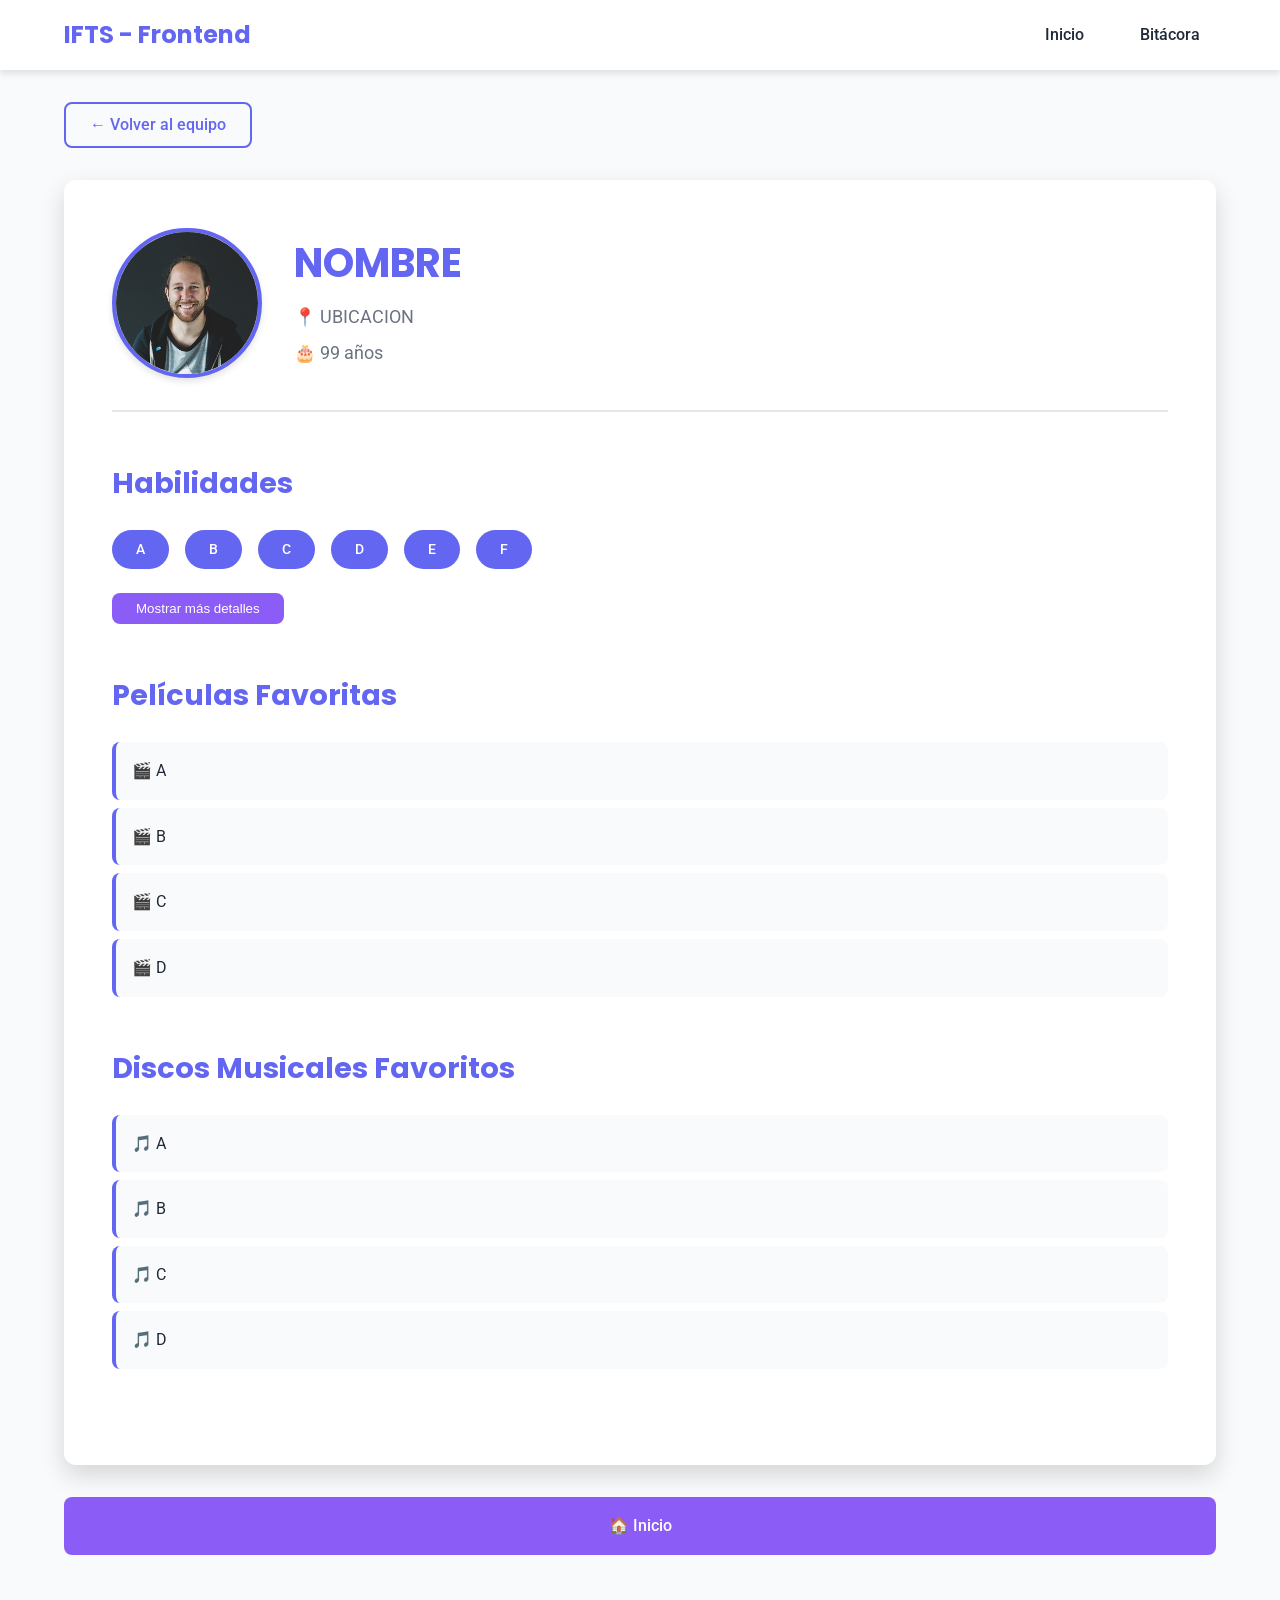
<file: src/integrantes/facundo/facundo.html>
<!DOCTYPE html>
<html lang="es">
  <head>
    <meta charset="UTF-8" />
    <meta name="viewport" content="width=device-width, initial-scale=1.0" />
    <title>NOMBRE - Perfil</title>
    <link rel="stylesheet" href="../../css/styles.css" />
    <link rel="preconnect" href="https://fonts.googleapis.com" />
    <link rel="preconnect" href="https://fonts.gstatic.com" crossorigin />
    <link
      href="https://fonts.googleapis.com/css2?family=Poppins:wght@300;400;600;700&family=Roboto:wght@300;400;500&display=swap"
      rel="stylesheet"
    />
  </head>
  <body>
    <nav class="navbar">
      <div class="container">
        <h2 class="logo">IFTS - Frontend</h2>
        <ul class="nav-links">
          <li><a href="../../index.html">Inicio</a></li>
          <li><a href="../../bitacora/bitacora.html">Bitácora</a></li>
        </ul>
      </div>
    </nav>

    <div class="profile-container">
      <div class="container">
        <div class="back-navigation">
          <a href="../../index.html" class="btn-back">← Volver al equipo</a>
        </div>

        <div class="profile-card">
          <div class="profile-header">
            <img
              src="../../img/rodrigo.jpg"
              alt="Foto de Rodrigo"
              class="profile-photo"
              id="profilePhoto"
            />
            <div class="profile-info-header">
              <h1 class="profile-name">NOMBRE</h1>
              <p class="profile-location">📍 UBICACION</p>
              <p class="profile-age">🎂 99 años</p>
            </div>
          </div>

          <div class="profile-section">
            <h2>Habilidades</h2>
            <div class="skills-container">
              <span class="skill-tag">A</span>
              <span class="skill-tag">B</span>
              <span class="skill-tag">C</span>
              <span class="skill-tag">D</span>
              <span class="skill-tag">E</span>
              <span class="skill-tag">F</span>
            </div>
            <button id="toggleSkillsBtn" class="btn-interactive">
              Mostrar más detalles
            </button>
            <div id="skillsDetails" class="hidden details-box">
              <p>💪 Algo</p>
              <p>📚 Algo más</p>
              <p>🎯 Algo más+</p>
            </div>
          </div>

          <div class="profile-section">
            <h2>Películas Favoritas</h2>
            <ul class="favorites-list">
              <li>🎬 A</li>
              <li>🎬 B</li>
              <li>🎬 C</li>
              <li>🎬 D</li>
            </ul>
          </div>

          <div class="profile-section">
            <h2>Discos Musicales Favoritos</h2>
            <ul class="favorites-list">
              <li>🎵 A</li>
              <li>🎵 B</li>
              <li>🎵 C</li>
              <li>🎵 D</li>
            </ul>
          </div>
        </div>

        <div class="navigation-buttons">
          <a href="../../index.html" class="btn-nav btn-home">🏠 Inicio</a>
        </div>
      </div>
    </div>

    <script src="../individual.js"></script>
  </body>
</html>
</file>
<file: src/css/styles.css>
:root {
  /* Colores principales */
  --primary-color: #6366f1;
  --primary-dark: #4f46e5;
  --secondary-color: #8b5cf6;
  --accent-color: #ec4899;
  --text-dark: #1f2937;
  --text-light: #6b7280;
  --background-light: #f9fafb;
  --background-white: #ffffff;
  --border-color: #e5e7eb;

  /* Tipografías */
  --font-heading: "Poppins", sans-serif;
  --font-body: "Roboto", sans-serif;

  /* Espaciado */
  --spacing-xs: 0.5rem;
  --spacing-sm: 1rem;
  --spacing-md: 1.5rem;
  --spacing-lg: 2rem;
  --spacing-xl: 3rem;

  /* Bordes y sombras */
  --border-radius: 12px;
  --box-shadow: 0 4px 6px rgba(0, 0, 0, 0.1);
  --box-shadow-lg: 0 10px 25px rgba(0, 0, 0, 0.15);
}

/* Reset y estilos base */
* {
  margin: 0;
  padding: 0;
  box-sizing: border-box;
}

body {
  font-family: var(--font-body);
  color: var(--text-dark);
  background-color: var(--background-light);
  line-height: 1.6;
  min-height: 100vh;
  display: flex;
  flex-direction: column;
}

.container {
  width: 100%;
  max-width: 1200px;
  margin: 0 auto;
  padding: 0 var(--spacing-md);
}

/* ========================================
   NAVEGACIÓN
   ======================================== */

.navbar {
  background-color: var(--background-white);
  box-shadow: var(--box-shadow);
  padding: var(--spacing-sm) 0;
  position: sticky;
  top: 0;
  z-index: 1000;
}

.navbar .container {
  display: flex;
  justify-content: space-between;
  align-items: center;
  flex-wrap: wrap;
  gap: var(--spacing-sm);
}

.logo {
  font-family: var(--font-heading);
  font-size: 1.5rem;
  font-weight: 700;
  color: var(--primary-color);
  margin: 0;
}

.nav-links {
  display: flex;
  list-style: none;
  gap: var(--spacing-md);
  flex-wrap: wrap;
}

.nav-links a {
  text-decoration: none;
  color: var(--text-dark);
  font-weight: 500;
  padding: var(--spacing-xs) var(--spacing-sm);
  border-radius: 6px;
  transition: all 0.3s ease;
}

.nav-links a:hover,
.nav-links a.active {
  background-color: var(--primary-color);
  color: white;
}

/* ========================================
   HERO SECTION (INDEX)
   ======================================== */

.hero {
  background: linear-gradient(
    135deg,
    var(--primary-color),
    var(--secondary-color)
  );
  color: white;
  padding: var(--spacing-xl) 0;
  text-align: center;
}

.hero-title {
  font-family: var(--font-heading);
  font-size: 3rem;
  font-weight: 700;
  margin-bottom: var(--spacing-sm);
}

.hero-subtitle {
  font-size: 1.25rem;
  margin-bottom: var(--spacing-lg);
  opacity: 0.9;
}

.btn-primary {
  background-color: white;
  color: var(--primary-color);
  padding: var(--spacing-sm) var(--spacing-lg);
  border: none;
  border-radius: var(--border-radius);
  font-size: 1rem;
  font-weight: 600;
  cursor: pointer;
  transition: all 0.3s ease;
  box-shadow: var(--box-shadow);
}

.btn-primary:hover {
  transform: translateY(-2px);
  box-shadow: var(--box-shadow-lg);
}

.welcome-message {
  margin-top: var(--spacing-md);
  font-size: 1.1rem;
  padding: var(--spacing-md);
  background-color: rgba(255, 255, 255, 0.2);
  border-radius: var(--border-radius);
  animation: fadeIn 0.5s ease;
}

.hidden {
  display: none;
}

@keyframes fadeIn {
  from {
    opacity: 0;
    transform: translateY(-10px);
  }
  to {
    opacity: 1;
    transform: translateY(0);
  }
}

/* ========================================
   SECCIONES DEL INDEX
   ======================================== */

.team-info {
  padding: var(--spacing-xl) 0;
  background-color: var(--background-white);
}

.team-info h2 {
  font-family: var(--font-heading);
  font-size: 2.5rem;
  text-align: center;
  margin-bottom: var(--spacing-lg);
  color: var(--primary-color);
}

.team-description {
  font-size: 1.1rem;
  line-height: 1.8;
  color: var(--text-light);
  max-width: 800px;
  margin: 0 auto var(--spacing-xl) auto;
  text-align: center;
}

.team-values {
  display: grid;
  grid-template-columns: repeat(auto-fit, minmax(250px, 1fr));
  gap: var(--spacing-lg);
  margin-top: var(--spacing-lg);
}

.value-card {
  background-color: var(--background-light);
  padding: var(--spacing-lg);
  border-radius: var(--border-radius);
  text-align: center;
  transition: transform 0.3s ease;
}

.value-card:hover {
  transform: translateY(-5px);
}

.value-card h3 {
  font-family: var(--font-heading);
  font-size: 1.5rem;
  margin-bottom: var(--spacing-sm);
  color: var(--primary-color);
}

/* ========================================
   TARJETAS DE MIEMBROS (INDEX)
   ======================================== */

.team-members {
  padding: var(--spacing-xl) 0;
  background-color: var(--background-light);
}

.team-members h2 {
  font-family: var(--font-heading);
  font-size: 2.5rem;
  text-align: center;
  margin-bottom: var(--spacing-xl);
  color: var(--primary-color);
}

.members-grid {
  display: grid;
  grid-template-columns: repeat(auto-fit, minmax(250px, 1fr));
  gap: var(--spacing-lg);
}

.member-card {
  background-color: var(--background-white);
  padding: var(--spacing-lg);
  border-radius: var(--border-radius);
  text-align: center;
  box-shadow: var(--box-shadow);
  transition: transform 0.3s ease, box-shadow 0.3s ease;
}

.member-card:hover {
  transform: translateY(-10px);
  box-shadow: var(--box-shadow-lg);
}

.member-icon {
  width: 80px;
  height: 80px;
  background: linear-gradient(
    135deg,
    var(--primary-color),
    var(--secondary-color)
  );
  color: white;
  border-radius: 50%;
  display: flex;
  align-items: center;
  justify-content: center;
  font-size: 2rem;
  font-weight: 700;
  margin: 0 auto var(--spacing-md);
}

.member-card h3 {
  font-family: var(--font-heading);
  font-size: 1.5rem;
  margin-bottom: var(--spacing-xs);
  color: var(--text-dark);
}

.member-card p {
  color: var(--text-light);
  margin-bottom: var(--spacing-md);
}

.btn-secondary {
  display: inline-block;
  background-color: var(--primary-color);
  color: white;
  padding: var(--spacing-xs) var(--spacing-md);
  text-decoration: none;
  border-radius: 8px;
  font-weight: 500;
  transition: background-color 0.3s ease;
}

.btn-secondary:hover {
  background-color: var(--primary-dark);
}

/* ========================================
   PÁGINAS INDIVIDUALES - PERFILES
   ======================================== */

.profile-container {
  padding: var(--spacing-lg) 0 var(--spacing-xl) 0;
  flex: 1;
}

.back-navigation {
  margin-bottom: var(--spacing-lg);
}

.btn-back {
  display: inline-block;
  color: var(--primary-color);
  text-decoration: none;
  font-weight: 500;
  padding: var(--spacing-xs) var(--spacing-md);
  border: 2px solid var(--primary-color);
  border-radius: 8px;
  transition: all 0.3s ease;
}

.btn-back:hover {
  background-color: var(--primary-color);
  color: white;
}

.profile-card {
  background-color: var(--background-white);
  border-radius: var(--border-radius);
  padding: var(--spacing-xl);
  box-shadow: var(--box-shadow-lg);
  margin-bottom: var(--spacing-lg);
}

.profile-header {
  display: flex;
  align-items: center;
  gap: var(--spacing-lg);
  margin-bottom: var(--spacing-xl);
  padding-bottom: var(--spacing-lg);
  border-bottom: 2px solid var(--border-color);
}

.profile-photo {
  width: 150px;
  height: 150px;
  border-radius: 50%;
  object-fit: cover;
  border: 4px solid var(--primary-color);
  box-shadow: var(--box-shadow);
}

.profile-info-header {
  flex: 1;
}

.profile-name {
  font-family: var(--font-heading);
  font-size: 2.5rem;
  color: var(--primary-color);
  margin-bottom: var(--spacing-xs);
}

.profile-location,
.profile-age {
  font-size: 1.1rem;
  color: var(--text-light);
  margin: var(--spacing-xs) 0;
}

.profile-section {
  margin-bottom: var(--spacing-xl);
}

.profile-section h2 {
  font-family: var(--font-heading);
  font-size: 1.8rem;
  color: var(--primary-color);
  margin-bottom: var(--spacing-md);
}

.skills-container {
  display: flex;
  flex-wrap: wrap;
  gap: var(--spacing-sm);
  margin-bottom: var(--spacing-md);
}

.skill-tag {
  background-color: var(--primary-color);
  color: white;
  padding: var(--spacing-xs) var(--spacing-md);
  border-radius: 20px;
  font-size: 0.9rem;
  font-weight: 500;
}

.favorites-list {
  list-style: none;
  padding: 0;
}

.favorites-list li {
  background-color: var(--background-light);
  padding: var(--spacing-sm);
  margin-bottom: var(--spacing-xs);
  border-radius: 8px;
  border-left: 4px solid var(--primary-color);
}

.btn-interactive {
  background-color: var(--secondary-color);
  color: white;
  border: none;
  padding: var(--spacing-xs) var(--spacing-md);
  border-radius: 8px;
  cursor: pointer;
  font-weight: 500;
  transition: background-color 0.3s ease;
}

.btn-interactive:hover {
  background-color: var(--primary-dark);
}

.details-box {
  margin-top: var(--spacing-md);
  padding: var(--spacing-md);
  background-color: var(--background-light);
  border-radius: 8px;
  border-left: 4px solid var(--accent-color);
  animation: fadeIn 0.3s ease;
}

.details-box p {
  margin: var(--spacing-xs) 0;
}

/* ========================================
   NAVEGACIÓN ENTRE PERFILES
   ======================================== */

.navigation-buttons {
  display: flex;
  justify-content: space-between;
  gap: var(--spacing-sm);
}

.btn-nav {
  flex: 1;
  text-align: center;
  padding: var(--spacing-sm) var(--spacing-md);
  background-color: var(--primary-color);
  color: white;
  text-decoration: none;
  border-radius: 8px;
  font-weight: 500;
  transition: background-color 0.3s ease;
}

.btn-nav:hover {
  background-color: var(--primary-dark);
}

.btn-home {
  background-color: var(--secondary-color);
}

/* ========================================
   BITÁCORA
   ======================================== */

.bitacora-container {
  padding: var(--spacing-lg) 0 var(--spacing-xl) 0;
  flex: 1;
}

.page-title {
  font-family: var(--font-heading);
  font-size: 3rem;
  color: var(--primary-color);
  text-align: center;
  margin-bottom: var(--spacing-sm);
}

.page-subtitle {
  text-align: center;
  font-size: 1.2rem;
  color: var(--text-light);
  margin-bottom: var(--spacing-xl);
}

.bitacora-section {
  background-color: var(--background-white);
  border-radius: var(--border-radius);
  padding: var(--spacing-lg);
  margin-bottom: var(--spacing-lg);
  box-shadow: var(--box-shadow);
}

.bitacora-section h2 {
  font-family: var(--font-heading);
  font-size: 2rem;
  color: var(--primary-color);
  margin-bottom: var(--spacing-md);
}

.bitacora-content h3 {
  font-family: var(--font-heading);
  font-size: 1.3rem;
  color: var(--text-dark);
  margin-top: var(--spacing-md);
  margin-bottom: var(--spacing-sm);
}

.bitacora-content p {
  color: var(--text-light);
  line-height: 1.8;
  margin-bottom: var(--spacing-md);
}

.bitacora-content strong {
  color: var(--primary-color);
  font-weight: 600;
}

.bitacora-content em {
  color: var(--text-light);
  font-style: italic;
}

/* ========================================
   RESPONSIVE
   ======================================== */

@media (max-width: 400px) {
  .container {
    padding: 0 var(--spacing-xs);
  }

  .navbar .container {
    flex-direction: column;
    gap: var(--spacing-xs);
  }

  .logo {
    font-size: 1.3rem;
  }

  .nav-links {
    width: 100%;
    justify-content: center;
    gap: var(--spacing-xs);
  }

  .nav-links a {
    font-size: 0.9rem;
    padding: 0.4rem 0.8rem;
  }

  .hero {
    padding: var(--spacing-lg) 0;
  }

  .hero-title {
    font-size: 1.75rem;
  }

  .hero-subtitle {
    font-size: 1rem;
  }

  .btn-primary {
    font-size: 0.9rem;
    padding: 0.75rem 1.25rem;
  }

  .team-info,
  .team-members {
    padding: var(--spacing-lg) 0;
  }

  .team-info h2,
  .team-members h2 {
    font-size: 1.75rem;
  }

  .team-description {
    font-size: 1rem;
  }

  .team-values {
    grid-template-columns: 1fr;
    gap: var(--spacing-sm);
  }

  .members-grid {
    grid-template-columns: 1fr;
    gap: var(--spacing-sm);
  }

  .value-card,
  .member-card {
    padding: var(--spacing-sm);
  }

  .value-card h3 {
    font-size: 1.25rem;
  }

  .member-card h3 {
    font-size: 1.25rem;
  }

  .member-icon {
    width: 60px;
    height: 60px;
    font-size: 1.5rem;
  }

  .profile-header {
    flex-direction: column;
    text-align: center;
  }

  .profile-photo {
    width: 120px;
    height: 120px;
  }

  .profile-name {
    font-size: 1.75rem;
  }

  .profile-card {
    padding: var(--spacing-sm);
  }

  .navigation-buttons {
    flex-direction: column;
  }

  .btn-nav {
    width: 100%;
  }

  .page-title {
    font-size: 1.75rem;
  }

  .page-subtitle {
    font-size: 1rem;
  }

  .bitacora-section {
    padding: var(--spacing-sm);
  }

  .bitacora-section h2 {
    font-size: 1.5rem;
  }
}

@media (min-width: 401px) and (max-width: 900px) {
  .container {
    padding: 0 var(--spacing-sm);
  }

  .hero-title {
    font-size: 2.25rem;
  }

  .hero-subtitle {
    font-size: 1.1rem;
  }

  .team-info h2,
  .team-members h2 {
    font-size: 2rem;
  }

  .team-values {
    grid-template-columns: repeat(2, 1fr);
  }

  .members-grid {
    grid-template-columns: repeat(2, 1fr);
  }

  .profile-header {
    flex-direction: column;
    text-align: center;
  }

  .profile-card {
    padding: var(--spacing-lg);
  }

  .bitacora-section {
    padding: var(--spacing-md);
  }
}

@media (min-width: 901px) and (max-width: 1200px) {
  .hero-title {
    font-size: 2.75rem;
  }

  .team-values {
    grid-template-columns: repeat(3, 1fr);
  }

  .members-grid {
    grid-template-columns: repeat(3, 1fr);
  }
}

@media (min-width: 1201px) {
  .hero-title {
    font-size: 3.5rem;
  }

  .team-values {
    grid-template-columns: repeat(3, 1fr);
  }

  .members-grid {
    grid-template-columns: repeat(4, 1fr);
  }

  .profile-card {
    padding: var(--spacing-xl);
  }
}
</file>
<file: src/css/rodrigo-styles.css>
/* ========================================
   VARIABLES DE COLOR
   ======================================== */
:root {
  --color-azul: #011935;
  --color-verde: #d2fe08;
  --color-blanco: #ffffff;
  --spacing-sm: 0.5rem;
  --spacing-md: 1rem;
  --spacing-lg: 2rem;
  --border-radius: 12px;
  --transition: all 0.3s ease;
}

/* ========================================
     RESET Y ESTILOS BASE
     ======================================== */
* {
  margin: 0;
  padding: 0;
  box-sizing: border-box;
}

body {
  font-family: "Roboto", sans-serif;
  background-color: var(--color-azul);
  color: var(--color-blanco);
  line-height: 1.6;
  min-height: 100vh;
}

.container {
  width: 90%;
  max-width: 1200px;
  margin: 0 auto;
  padding: 0 var(--spacing-md);
}

/* ========================================
     NAVBAR
     ======================================== */
.navbar {
  background-color: rgba(1, 25, 53, 0.95);
  padding: var(--spacing-md) 0;
  box-shadow: 0 2px 10px rgba(210, 254, 8, 0.2);
  position: sticky;
  top: 0;
  z-index: 100;
}

.navbar .container {
  display: flex;
  justify-content: space-between;
  align-items: center;
  flex-wrap: wrap;
  gap: var(--spacing-md);
}

.logo {
  font-family: "Poppins", sans-serif;
  font-size: 1.5rem;
  font-weight: 700;
  color: var(--color-verde);
  text-transform: uppercase;
  letter-spacing: 2px;
}

.nav-links {
  display: flex;
  list-style: none;
  gap: var(--spacing-lg);
  flex-wrap: wrap;
}

.nav-links a {
  color: var(--color-blanco);
  text-decoration: none;
  font-weight: 500;
  transition: var(--transition);
  padding: 0.5rem 1rem;
  border-radius: 8px;
}

.nav-links a:hover {
  color: var(--color-verde);
  background-color: rgba(210, 254, 8, 0.1);
  transform: translateY(-2px);
}

/* ========================================
     PERFIL CONTAINER
     ======================================== */
.profile-container {
  padding: var(--spacing-lg) 0;
  min-height: calc(100vh - 80px);
}

.back-navigation {
  margin-bottom: var(--spacing-lg);
}

.btn-back {
  display: inline-block;
  color: var(--color-blanco);
  text-decoration: none;
  padding: 0.75rem 1.5rem;
  background-color: rgba(255, 255, 255, 0.1);
  border-radius: var(--border-radius);
  transition: var(--transition);
  font-weight: 500;
  border: 2px solid transparent;
}

.btn-back:hover {
  background-color: var(--color-blanco);
  color: var(--color-azul);
  border-color: var(--color-verde);
  transform: translateX(-5px);
}

/* ========================================
     TARJETA DE PERFIL
     ======================================== */
.profile-card {
  background: linear-gradient(
    135deg,
    rgba(1, 25, 53, 0.8) 0%,
    rgba(1, 25, 53, 0.95) 100%
  );
  border-radius: var(--border-radius);
  padding: var(--spacing-lg);
  box-shadow: 0 10px 40px rgba(210, 254, 8, 0.15);
  border: 2px solid rgba(210, 254, 8, 0.3);
}

/* ========================================
     HEADER DEL PERFIL
     ======================================== */
.profile-header {
  display: flex;
  align-items: center;
  gap: var(--spacing-lg);
  margin-bottom: var(--spacing-lg);
  padding-bottom: var(--spacing-lg);
  border-bottom: 2px solid rgba(210, 254, 8, 0.3);
  flex-wrap: wrap;
}

.photo-container {
  flex-shrink: 0;
}

.profile-photo {
  width: 150px;
  height: 150px;
  border-radius: 50%;
  object-fit: cover;
  border: 4px solid var(--color-verde);
  box-shadow: 0 5px 20px rgba(210, 254, 8, 0.3);
}

.profile-info-header {
  flex: 1;
  min-width: 200px;
}

.profile-name {
  font-family: "Poppins", sans-serif;
  font-size: 2.5rem;
  font-weight: 700;
  color: var(--color-verde);
  margin-bottom: 0.5rem;
  text-shadow: 2px 2px 4px rgba(0, 0, 0, 0.3);
}

.profile-location,
.profile-age {
  font-size: 1.1rem;
  color: var(--color-blanco);
  margin: 0.25rem 0;
  opacity: 0.9;
}

/* ========================================
     SECCIONES DEL PERFIL
     ======================================== */
.profile-section {
  margin-bottom: var(--spacing-lg);
  padding: var(--spacing-md);
  background-color: rgba(255, 255, 255, 0.05);
  border-radius: var(--border-radius);
  border-left: 4px solid var(--color-verde);
}

.profile-section h2 {
  font-family: "Poppins", sans-serif;
  font-size: 1.8rem;
  color: var(--color-verde);
  margin-bottom: var(--spacing-md);
  font-weight: 600;
}

/* ========================================
     HABILIDADES
     ======================================== */
.skills-container {
  display: flex;
  flex-wrap: wrap;
  gap: 0.75rem;
  margin-bottom: var(--spacing-md);
}

.skill-tag {
  background-color: var(--color-blanco);
  color: var(--color-azul);
  padding: 0.5rem 1rem;
  border-radius: 20px;
  font-weight: 600;
  font-size: 0.9rem;
  transition: var(--transition);
  border: 2px solid var(--color-blanco);
}

.skill-tag:hover {
  background-color: var(--color-verde);
  border-color: var(--color-verde);
  transform: translateY(-3px);
  box-shadow: 0 5px 15px rgba(210, 254, 8, 0.3);
}

/* ========================================
     LISTAS FAVORITAS
     ======================================== */
.favorites-list {
  list-style: none;
  padding: 0;
}

.favorites-list li {
  color: var(--color-blanco);
  padding: 0.75rem 0;
  border-bottom: 1px solid rgba(210, 254, 8, 0.2);
  transition: var(--transition);
  font-size: 1.05rem;
}

.favorites-list li:last-child {
  border-bottom: none;
}

.favorites-list li:hover {
  color: var(--color-verde);
  padding-left: 1rem;
  transform: translateX(5px);
}

/* ========================================
     NAVEGACIÓN INFERIOR
     ======================================== */
.navigation-buttons {
  display: flex;
  justify-content: center;
  gap: var(--spacing-md);
  margin-top: var(--spacing-lg);
  flex-wrap: wrap;
}

.btn-nav {
  background-color: var(--color-blanco);
  color: var(--color-azul);
  text-decoration: none;
  padding: 1rem 2rem;
  border-radius: var(--border-radius);
  font-weight: 600;
  font-size: 1.1rem;
  transition: var(--transition);
  display: inline-flex;
  align-items: center;
  gap: 0.5rem;
  border: 2px solid var(--color-blanco);
}

.btn-nav:hover {
  background-color: var(--color-verde);
  border-color: var(--color-verde);
  transform: translateY(-3px);
  box-shadow: 0 5px 20px rgba(210, 254, 8, 0.4);
}

/* ========================================
     RESPONSIVE DESIGN
     ======================================== */

/* Pantallas pequeñas - 400px */
@media (max-width: 400px) {
  .logo {
    font-size: 1.2rem;
    letter-spacing: 1px;
  }

  .nav-links {
    gap: var(--spacing-sm);
    width: 100%;
    justify-content: center;
  }

  .nav-links a {
    padding: 0.4rem 0.8rem;
    font-size: 0.9rem;
  }

  .profile-card {
    padding: var(--spacing-md);
  }

  .profile-header {
    flex-direction: column;
    text-align: center;
    gap: var(--spacing-md);
  }

  .profile-photo {
    width: 120px;
    height: 120px;
  }

  .profile-name {
    font-size: 1.8rem;
  }

  .profile-location,
  .profile-age {
    font-size: 1rem;
  }

  .profile-section h2 {
    font-size: 1.4rem;
  }

  .skills-container {
    gap: 0.5rem;
  }

  .skill-tag {
    font-size: 0.85rem;
    padding: 0.4rem 0.8rem;
  }

  .btn-interactive {
    width: 100%;
    justify-content: center;
    font-size: 0.95rem;
  }

  .favorites-list li {
    font-size: 0.95rem;
  }

  .btn-nav {
    width: 100%;
    justify-content: center;
    font-size: 1rem;
    padding: 0.9rem 1.5rem;
  }
}

/* Pantallas medianas - 400px a 900px */
@media (min-width: 401px) and (max-width: 900px) {
  .navbar .container {
    flex-direction: column;
    text-align: center;
  }

  .logo {
    font-size: 1.4rem;
  }

  .nav-links {
    justify-content: center;
  }

  .profile-header {
    flex-direction: column;
    text-align: center;
  }

  .profile-photo {
    width: 140px;
    height: 140px;
  }

  .profile-name {
    font-size: 2.2rem;
  }

  .skills-container {
    justify-content: center;
  }

  .btn-interactive {
    margin-left: auto;
    margin-right: auto;
  }
}

/* Pantallas grandes - 900px a 1200px */
@media (min-width: 901px) and (max-width: 1200px) {
  .container {
    width: 85%;
  }

  .profile-header {
    gap: 2rem;
  }

  .profile-name {
    font-size: 2.3rem;
  }
}

/* Pantallas muy grandes - más de 1200px */
@media (min-width: 1201px) {
  .profile-card {
    padding: 3rem;
  }

  .profile-section {
    padding: 1.5rem;
  }

  .profile-name {
    font-size: 2.8rem;
  }

  .profile-section h2 {
    font-size: 2rem;
  }
}

#pelota-basket {
  display: inline-block;
  cursor: pointer;
}

.bounce {
  animation: bounce 0.5s ease;
  animation-iteration-count: 6;
}

@keyframes bounce {
  0% {
    transform: translateY(0) rotate(0deg);
  }
  30% {
    transform: translateY(-15px) rotate(120deg);
  }
  60% {
    transform: translateY(0) rotate(240deg);
  }
  100% {
    transform: translateY(0) rotate(360deg);
  }
}
</file>
